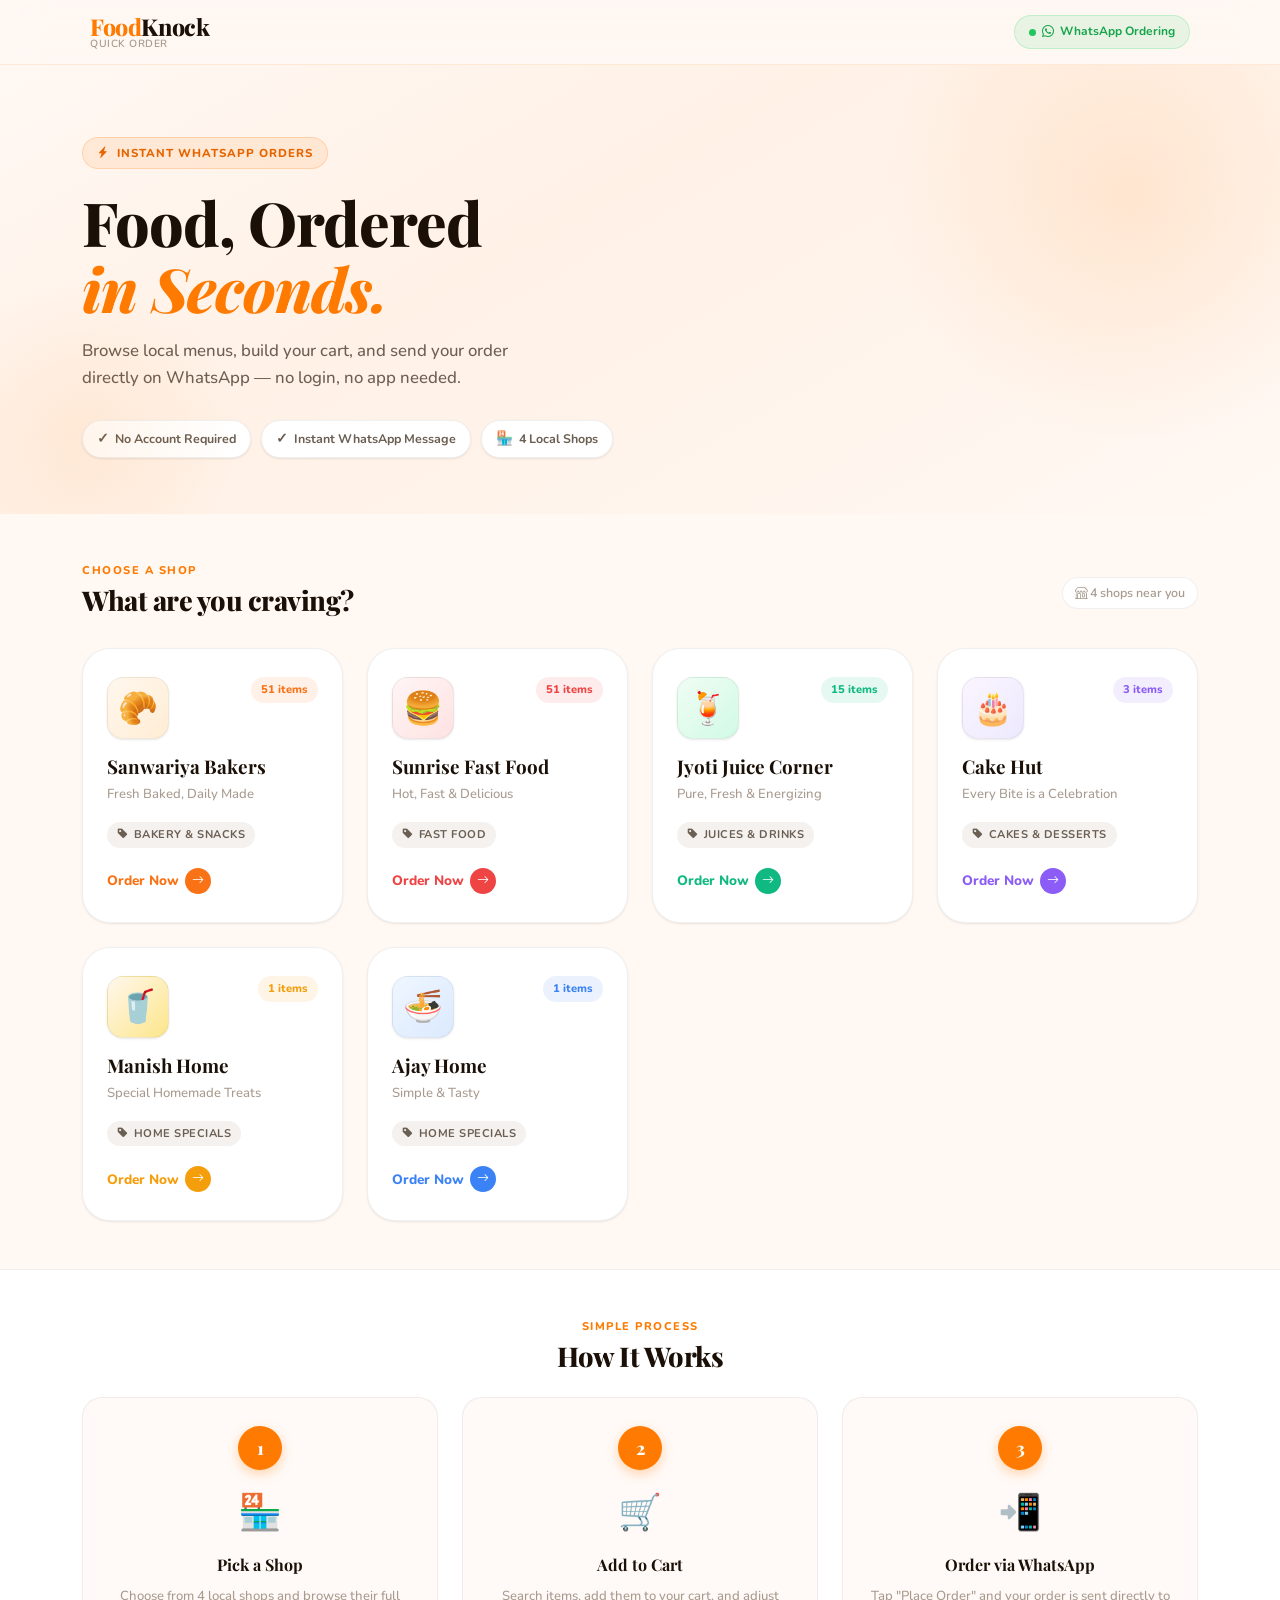
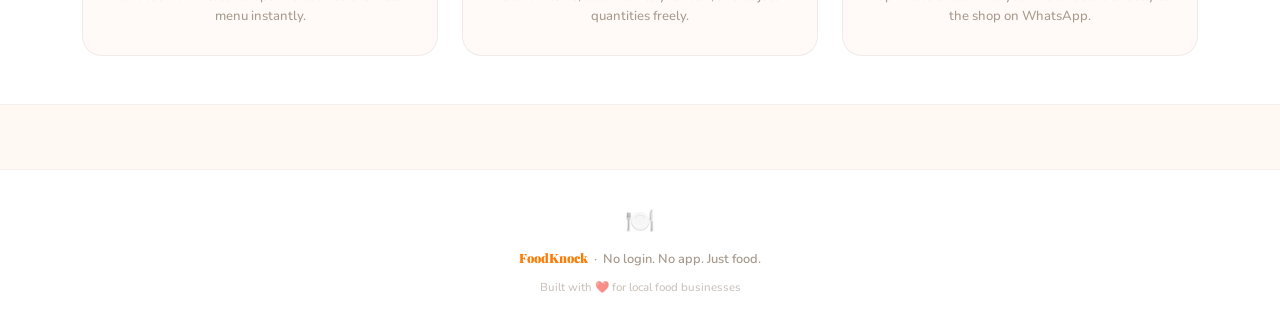
<file: index.html>
<!DOCTYPE html>
<html lang="en">
<head>
  <meta charset="UTF-8" />
  <meta name="viewport" content="width=device-width, initial-scale=1.0" />
  <meta name="description" content="FoodKnock — Order food from local shops directly on WhatsApp. No login, no app, just food." />
  <meta name="theme-color" content="#ff7a00" />
  <meta name="apple-mobile-web-app-capable" content="yes" />
  <meta name="apple-mobile-web-app-status-bar-style" content="default" />
  <meta name="apple-mobile-web-app-title" content="FoodKnock" />
  
  <link rel="apple-touch-icon" href="/foodknockquickorder.com/icon-192.png">
  <link rel="icon" type="image/png" sizes="192x192" href="/foodknockquickorder.com/icon-192.png">
  <link rel="icon" type="image/png" sizes="512x512" href="/foodknockquickorder.com/icon-512.png">
  
  <!-- Open Graph -->
  <meta property="og:title" content="FoodKnock – Quick Order via WhatsApp" />
  <meta property="og:description" content="Browse local menus, build your cart, and send your order directly on WhatsApp." />
  <meta property="og:type" content="website" />
  <meta property="og:image" content="/foodknockquickorder.com/icon-512.png" />

  <title>FoodKnock – Quick Order</title>
  
  <!-- PWA Manifest -->
  <link rel="manifest" href="/foodknockquickorder.com/manifest.json" />

  <!-- Bootstrap 5 CSS -->
  <link rel="stylesheet"
    href="https://cdn.jsdelivr.net/npm/bootstrap@5.3.3/dist/css/bootstrap.min.css"
    crossorigin="anonymous" />

  <!-- Bootstrap Icons -->
  <link rel="stylesheet"
    href="https://cdn.jsdelivr.net/npm/bootstrap-icons@1.11.3/font/bootstrap-icons.min.css"
    crossorigin="anonymous" />

  <!-- Google Fonts -->
  <link rel="preconnect" href="https://fonts.googleapis.com" />
  <link rel="preconnect" href="https://fonts.gstatic.com" crossorigin />
  <link href="https://fonts.googleapis.com/css2?family=Nunito:wght@400;500;600;700;800;900&family=Playfair+Display:ital,wght@0,700;0,800;1,700&display=swap" rel="stylesheet" />

  <!-- Custom Styles -->
  <link rel="stylesheet" href="style.css" />
</head>

<body>

  <!-- ╔══════════════════════════════╗ -->
  <!-- ║      PWA INSTALL BANNER      ║ -->
  <!-- ╚══════════════════════════════╝ -->
  <div id="fk-install-bar" class="fk-install-banner" role="banner" aria-label="Install app prompt">
    <div class="install-text">
      <span class="install-icon">📲</span>
      <div class="install-message">
        <strong>Install FoodKnock</strong>
        <span class="install-subtext">Get the app experience</span>
      </div>
    </div>
    <div class="install-actions">
      <button id="fk-install-btn" class="install-btn-primary" aria-label="Install app">
        <i class="bi bi-download"></i> Install
      </button>
      <button id="fk-install-dismiss" class="install-btn-close" aria-label="Dismiss install prompt">✕</button>
    </div>
  </div>

  <!-- ╔══════════════════════════════╗ -->
  <!-- ║         NAVBAR               ║ -->
  <!-- ╚══════════════════════════════╝ -->
  <nav class="fk-navbar" role="navigation" aria-label="Main navigation">
    <div class="fk-navbar-inner">
      <div class="fk-brand">
        <div class="fk-brand-name"><span class="orange">Food</span>Knock</div>
        <div class="fk-brand-sub">Quick Order</div>
      </div>
      <div class="fk-nav-pill d-none d-sm-flex">
        <span class="dot"></span>
        <i class="bi bi-whatsapp"></i>
        WhatsApp Ordering
      </div>
    </div>
  </nav>

  <!-- ╔══════════════════════════════╗ -->
  <!-- ║         HERO                 ║ -->
  <!-- ╚══════════════════════════════╝ -->
  <section class="fk-hero" aria-labelledby="hero-title">
    <div class="container">
      <div class="fk-hero-eyebrow">
        <i class="bi bi-lightning-charge-fill"></i> Instant WhatsApp Orders
      </div>
      <h1 class="fk-hero-title" id="hero-title">
        Food, Ordered<br>
        <em class="orange">in Seconds.</em>
      </h1>
      <p class="fk-hero-sub">
        Browse local menus, build your cart, and send your order directly on WhatsApp — no login, no app needed.
      </p>
      <div class="fk-hero-chips">
        <div class="fk-chip">
          <span class="icon">✓</span> No Account Required
        </div>
        <div class="fk-chip">
          <span class="icon">✓</span> Instant WhatsApp Message
        </div>
        <div class="fk-chip">
          <span class="icon">🏪</span> 4 Local Shops
        </div>
      </div>
    </div>
  </section>

  <!-- ╔══════════════════════════════╗ -->
  <!-- ║       SHOP CARDS GRID        ║ -->
  <!-- ╚══════════════════════════════╝ -->
  <section class="py-5" aria-labelledby="shops-heading">
    <div class="container">
      <div class="d-flex align-items-start justify-content-between mb-4 flex-wrap gap-2">
        <div>
          <div class="fk-section-eyebrow">Choose a Shop</div>
          <h2 class="fk-section-title" id="shops-heading">What are you craving?</h2>
        </div>
        <span style="font-size:0.78rem;color:var(--text-muted);font-weight:600;align-self:center;background:#fff;border:1px solid var(--border-soft);padding:5px 12px;border-radius:999px">
          <i class="bi bi-shop"></i> 4 shops near you
        </span>
      </div>

      <!-- Grid — filled by app.js renderShopCards() -->
      <div class="row g-3 g-lg-4" id="fk-shops-grid" role="list">
        <!-- JS renders here -->
      </div>
    </div>
  </section>

  <!-- ╔══════════════════════════════╗ -->
  <!-- ║         HOW IT WORKS         ║ -->
  <!-- ╚══════════════════════════════╝ -->
  <section class="fk-hiw-section py-5" aria-labelledby="hiw-heading">
    <div class="container">
      <div class="text-center mb-4">
        <div class="fk-section-eyebrow" style="text-align:center">Simple Process</div>
        <h2 class="fk-section-title" id="hiw-heading" style="text-align:center">How It Works</h2>
      </div>

      <div class="row g-3 g-md-4 justify-content-center">
        <div class="col-12 col-md-4">
          <div class="fk-hiw-card">
            <div class="fk-hiw-step">1</div>
            <div class="fk-hiw-icon">🏪</div>
            <div class="fk-hiw-title">Pick a Shop</div>
            <div class="fk-hiw-desc">Choose from 4 local shops and browse their full menu instantly.</div>
          </div>
        </div>
        <div class="col-12 col-md-4">
          <div class="fk-hiw-card">
            <div class="fk-hiw-step">2</div>
            <div class="fk-hiw-icon">🛒</div>
            <div class="fk-hiw-title">Add to Cart</div>
            <div class="fk-hiw-desc">Search items, add them to your cart, and adjust quantities freely.</div>
          </div>
        </div>
        <div class="col-12 col-md-4">
          <div class="fk-hiw-card">
            <div class="fk-hiw-step">3</div>
            <div class="fk-hiw-icon">📲</div>
            <div class="fk-hiw-title">Order via WhatsApp</div>
            <div class="fk-hiw-desc">Tap "Place Order" and your order is sent directly to the shop on WhatsApp.</div>
          </div>
        </div>
      </div>
    </div>
  </section>

  <!-- ╔══════════════════════════════╗ -->
  <!-- ║         FOOTER               ║ -->
  <!-- ╚══════════════════════════════╝ -->
  <footer class="fk-footer">
    <div class="container">
      <div style="font-size:1.5rem;margin-bottom:8px">🍽️</div>
      <strong>FoodKnock</strong> &nbsp;·&nbsp; No login. No app. Just food.
      <div style="margin-top:8px;font-size:0.72rem;opacity:0.6;font-weight:500">
        Built with ❤️ for local food businesses
      </div>
    </div>
  </footer>

  <!-- Bootstrap JS -->
  <script
    src="https://cdn.jsdelivr.net/npm/bootstrap@5.3.3/dist/js/bootstrap.bundle.min.js"
    crossorigin="anonymous">
  </script>

  <!-- App Data & Logic -->
  <script src="data.js"></script>
  <script src="app.js"></script>

</body>
</html>
</file>
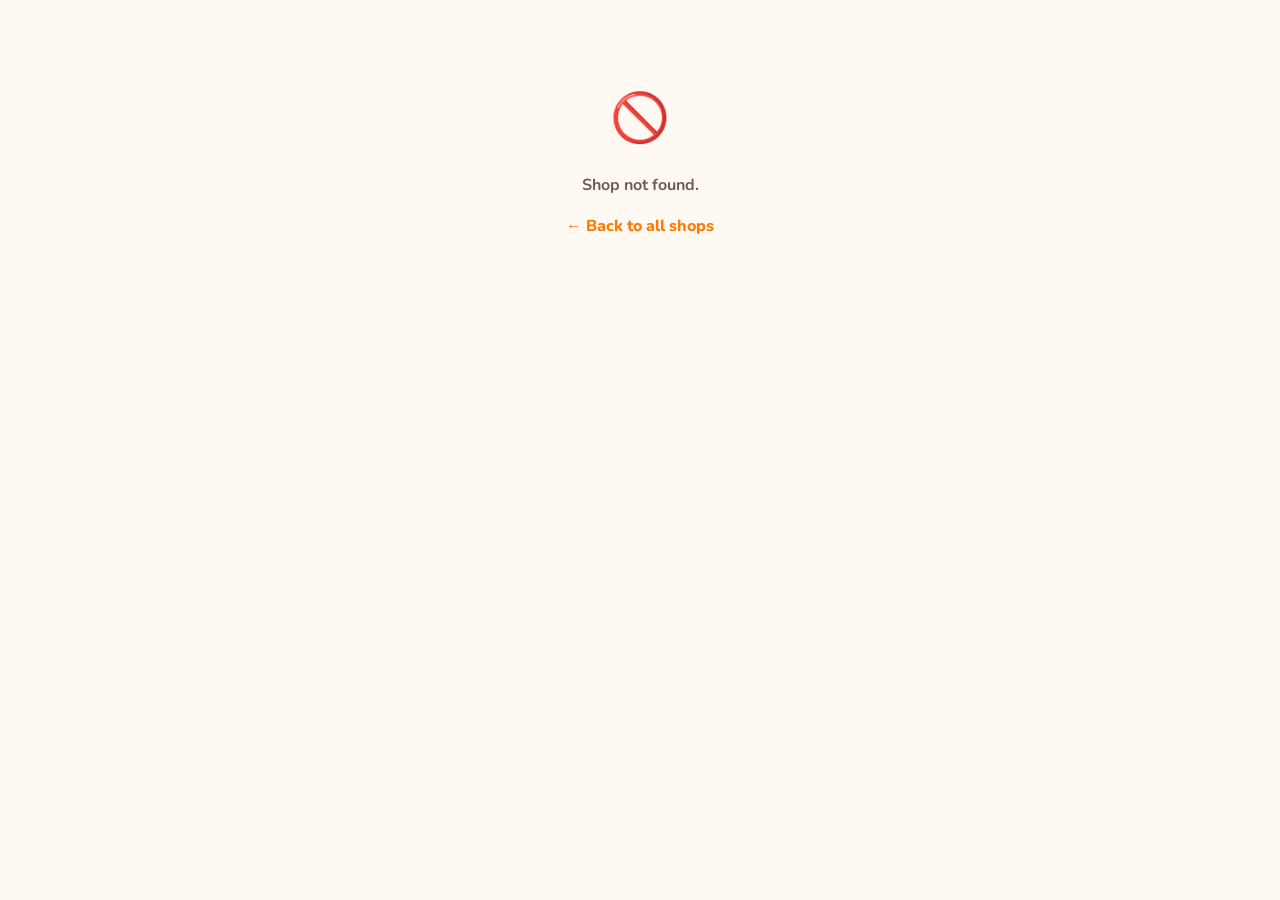
<file: shop.html>
<!DOCTYPE html>
<html lang="en">
<head>
  <meta charset="UTF-8" />
  <meta name="viewport" content="width=device-width, initial-scale=1.0" />
  <meta name="description" content="Browse menu and order via WhatsApp — FoodKnock Quick Order" />
  <meta name="theme-color" content="#ff7a00" />
  <meta name="apple-mobile-web-app-capable" content="yes" />
  <meta name="apple-mobile-web-app-status-bar-style" content="default" />

  <title>Shop Menu — FoodKnock</title>

  <!-- PWA Manifest -->
  <link rel="manifest" href="manifest.json" />

  <!-- Bootstrap 5 CSS -->
  <link rel="stylesheet"
    href="https://cdn.jsdelivr.net/npm/bootstrap@5.3.3/dist/css/bootstrap.min.css"
    crossorigin="anonymous" />

  <!-- Bootstrap Icons -->
  <link rel="stylesheet"
    href="https://cdn.jsdelivr.net/npm/bootstrap-icons@1.11.3/font/bootstrap-icons.min.css"
    crossorigin="anonymous" />

  <!-- Google Fonts -->
  <link rel="preconnect" href="https://fonts.googleapis.com" />
  <link rel="preconnect" href="https://fonts.gstatic.com" crossorigin />
  <link href="https://fonts.googleapis.com/css2?family=Nunito:wght@400;500;600;700;800;900&family=Playfair+Display:ital,wght@0,700;0,800;1,700&display=swap" rel="stylesheet" />

  <!-- Custom Styles -->
  <link rel="stylesheet" href="style.css" />
</head>

<body>

  <!-- ╔══════════════════════════════╗ -->
  <!-- ║         NAVBAR               ║ -->
  <!-- ╚══════════════════════════════╝ -->
  <nav class="fk-navbar" role="navigation" aria-label="Shop page navigation">
    <div class="fk-navbar-inner">
      <a href="index.html" class="fk-back-btn" aria-label="Go back to all shops">
        <i class="bi bi-arrow-left"></i>
        <span class="d-none d-sm-inline">All Shops</span>
        <span class="d-sm-none">Back</span>
      </a>
      <div class="fk-brand" style="text-align:right">
        <div class="fk-brand-name"><span class="orange">Food</span>Knock</div>
      </div>
    </div>
  </nav>

  <!-- ╔══════════════════════════════╗ -->
  <!-- ║       SHOP HEADER STRIP      ║ -->
  <!-- ╚══════════════════════════════╝ -->
  <div class="fk-shop-header" id="fk-shop-header-strip" role="banner">
    <div class="fk-shop-header-inner">
      <div class="fk-shop-header-emoji" id="fk-shop-emoji" aria-hidden="true">🍽️</div>
      <div>
        <div class="fk-shop-header-name" id="fk-shop-name">Loading…</div>
        <div class="fk-shop-header-meta">
          <span id="fk-shop-cat">—</span>
          <span style="opacity:0.3">·</span>
          <span class="fk-shop-header-accent" id="fk-shop-tagline-h"></span>
        </div>
      </div>
    </div>
  </div>

  <!-- ╔══════════════════════════════╗ -->
  <!-- ║       SEARCH + MENU          ║ -->
  <!-- ╚══════════════════════════════╝ -->
  <section class="py-4">
    <div class="container">

      <!-- Search -->
      <div class="fk-search-wrap mb-4">
        <i class="bi bi-search fk-search-icon" aria-hidden="true"></i>
        <input
          type="search"
          id="fk-search"
          class="fk-search-input"
          placeholder="Search menu items…"
          autocomplete="off"
          spellcheck="false"
          aria-label="Search menu items"
        />
      </div>

      <!-- Section label -->
      <div class="d-flex align-items-center justify-content-between mb-3">
        <div>
          <div class="fk-section-eyebrow">Full Menu</div>
          <div class="fk-section-title" style="font-size:1.3rem">What's on the menu</div>
        </div>
        <span style="font-size:0.72rem;color:var(--text-muted);font-weight:600;background:#fff;border:1px solid var(--border-soft);padding:5px 12px;border-radius:999px">
          Prices in ₹
        </span>
      </div>

      <!-- Menu Items — filled by app.js renderMenu() -->
      <div class="fk-menu-list" id="fk-menu-list" role="list" aria-label="Menu items">
        <!-- Shimmer rendered by JS while loading -->
      </div>

    </div>
  </section>

  <!-- Spacer so FAB doesn't cover last item -->
  <div style="height: 110px" aria-hidden="true"></div>

  <!-- ╔══════════════════════════════╗ -->
  <!-- ║    FLOATING CART BUTTON      ║ -->
  <!-- ╚══════════════════════════════╝ -->
  <button
    id="fk-cart-fab"
    class="fk-cart-fab hidden"
    aria-label="Open cart"
    onclick="openCartPanel()">
    <i class="bi bi-cart3" style="font-size:1.1rem" aria-hidden="true"></i>
    <span class="fk-cart-fab-label">View Cart</span>
    <span class="fk-cart-fab-count" id="fk-cart-count" aria-live="polite">0</span>
  </button>

  <!-- ╔══════════════════════════════╗ -->
  <!-- ║     CART OFFCANVAS PANEL     ║ -->
  <!-- ╚══════════════════════════════╝ -->
  <div
    class="offcanvas offcanvas-end fk-cart-panel"
    tabindex="-1"
    id="fk-cart-offcanvas"
    aria-labelledby="fk-cart-label">

    <!-- Header -->
    <div class="offcanvas-header">
      <div class="d-flex align-items-center gap-2">
        <i class="bi bi-cart3" style="color:var(--shop-accent, var(--brand-orange));font-size:1.2rem" aria-hidden="true"></i>
        <h5 class="offcanvas-title" id="fk-cart-label">Your Cart</h5>
      </div>
      <button
        type="button"
        class="btn-close"
        data-bs-dismiss="offcanvas"
        aria-label="Close cart">
      </button>
    </div>

    <!-- Body -->
    <div class="offcanvas-body d-flex flex-column">

      <!-- Cart items injected by JS -->
      <div id="fk-cart-body" style="flex:1">
        <div class="fk-cart-empty">
          <div class="fk-cart-empty-icon">🛒</div>
          <div class="fk-cart-empty-title">Your cart is empty</div>
          <div class="fk-cart-empty-text">Add items from the menu above.</div>
        </div>
      </div>

      <!-- Total + CTA (always visible at bottom) -->
      <div id="fk-cart-footer" style="margin-top:auto;padding-top:14px;border-top:1px solid var(--border-soft)">
        <!-- Total Bar -->
        <div class="fk-cart-total-bar">
          <span class="fk-cart-total-label">
            <i class="bi bi-receipt" aria-hidden="true"></i> Order Total
          </span>
          <span class="fk-cart-total-amount" id="fk-cart-total" aria-live="polite">₹0</span>
        </div>

        <!-- WhatsApp Order Button -->
        <button
          id="fk-place-order-btn"
          class="fk-btn-order"
          disabled
          onclick="placeOrder()">
          <i class="bi bi-whatsapp" style="font-size:1.1rem" aria-hidden="true"></i>
          Place Order via WhatsApp
        </button>

        <div style="text-align:center;font-size:0.7rem;color:var(--text-muted);margin-top:10px;font-weight:600">
          <i class="bi bi-shield-check" aria-hidden="true"></i> No data stored on servers
        </div>
      </div>

    </div>
  </div>

  <!-- ╔══════════════════════════════╗ -->
  <!-- ║         FOOTER               ║ -->
  <!-- ╚══════════════════════════════╝ -->
  <footer class="fk-footer" style="margin-top:20px">
    <div class="container">
      <strong>FoodKnock</strong> &nbsp;·&nbsp;
      <a href="index.html">← Back to all shops</a>
    </div>
  </footer>

  <!-- Bootstrap JS -->
  <script
    src="https://cdn.jsdelivr.net/npm/bootstrap@5.3.3/dist/js/bootstrap.bundle.min.js"
    crossorigin="anonymous">
  </script>

  <!-- App Data & Logic -->
  <script src="data.js"></script>
  <script src="app.js"></script>

</body>
</html>
</file>
<file: style.css>
/* =========================================================
   FoodKnock Quick Order — Premium Stylesheet v2
   Theme: Warm Light / Fresh Food
   ========================================================= */

/* ── Google Fonts ── */
@import url('https://fonts.googleapis.com/css2?family=Nunito:wght@400;500;600;700;800;900&family=Playfair+Display:ital,wght@0,700;0,800;1,700&display=swap');

/* ── CSS Variables ── */
:root {
  --brand-orange:    #ff7a00;
  --brand-orange-2:  #ff9a3c;
  --brand-orange-dk: #e56500;
  --bg-page:         #fff8f3;
  --bg-card:         #ffffff;
  --bg-card-2:       #fffaf7;
  --bg-nav:          rgba(255,248,243,0.88);
  --text-primary:    #1a1007;
  --text-secondary:  #6b5e52;
  --text-muted:      #a89a8e;
  --border:          rgba(255,122,0,0.12);
  --border-soft:     rgba(0,0,0,0.06);
  --shadow-xs:       0 1px 3px rgba(0,0,0,0.06), 0 1px 2px rgba(0,0,0,0.04);
  --shadow-sm:       0 4px 12px rgba(0,0,0,0.06), 0 2px 4px rgba(0,0,0,0.04);
  --shadow-md:       0 8px 24px rgba(0,0,0,0.08), 0 4px 8px rgba(0,0,0,0.04);
  --shadow-lg:       0 20px 48px rgba(0,0,0,0.10), 0 8px 16px rgba(0,0,0,0.06);
  --shadow-orange:   0 8px 24px rgba(255,122,0,0.22);
  --radius-xs:       8px;
  --radius-sm:       12px;
  --radius-md:       16px;
  --radius-lg:       20px;
  --radius-xl:       28px;
  --radius-full:     999px;
  --transition:      all 0.22s cubic-bezier(0.4,0,0.2,1);
  --transition-slow: all 0.38s cubic-bezier(0.4,0,0.2,1);
  --font-display:    'Playfair Display', serif;
  --font-body:       'Nunito', sans-serif;
  --shop-accent:     var(--brand-orange);
  --shop-accent-lt:  rgba(255,122,0,0.10);
  --shop-gradient:   linear-gradient(135deg, #fff8f3 0%, #ffedd5 100%);
}

/* ── Reset & Base ── */
*, *::before, *::after { box-sizing: border-box; margin: 0; padding: 0; }

html { scroll-behavior: smooth; -webkit-tap-highlight-color: transparent; }

body {
  font-family: var(--font-body);
  background-color: var(--bg-page);
  color: var(--text-primary);
  min-height: 100vh;
  -webkit-font-smoothing: antialiased;
  -moz-osx-font-smoothing: grayscale;
  line-height: 1.6;
}

a { text-decoration: none; color: inherit; }

img { display: block; max-width: 100%; }

/* ── Scrollbar ── */
::-webkit-scrollbar { width: 5px; }
::-webkit-scrollbar-track { background: #fff3ea; }
::-webkit-scrollbar-thumb { background: var(--brand-orange); border-radius: 3px; }

/* ── Selection ── */
::selection { background: rgba(255,122,0,0.18); }

/* INSTALL BANNER - ENHANCED MOBILE PWA */

.fk-install-banner {
  display: none;
  align-items: center;
  justify-content: space-between;
  gap: 12px;
  background: linear-gradient(135deg, var(--brand-orange) 0%, var(--brand-orange-2) 100%);
  color: #fff;
  padding: 12px 20px;
  font-size: 0.85rem;
  font-weight: 700;
  position: sticky;
  top: 0;
  z-index: 2000;
  box-shadow: 0 4px 12px rgba(255,122,0,0.3);
  animation: slideDown 0.4s cubic-bezier(0.34, 1.56, 0.64, 1);
}

@keyframes slideDown {
  from { 
    opacity: 0;
    transform: translateY(-100%);
  }
  to { 
    opacity: 1;
    transform: translateY(0);
  }
}

.fk-install-banner.visible { 
  display: flex !important; 
}

.fk-install-banner .install-text {
  display: flex;
  align-items: center;
  gap: 12px;
  flex: 1;
  min-width: 0;
}

.fk-install-banner .install-icon {
  font-size: 1.8rem;
  flex-shrink: 0;
  animation: bounce 2s infinite;
}

@keyframes bounce {
  0%, 100% { transform: translateY(0); }
  50% { transform: translateY(-4px); }
}

.fk-install-banner .install-message {
  display: flex;
  flex-direction: column;
  gap: 2px;
  line-height: 1.3;
}

.fk-install-banner .install-message strong {
  font-size: 0.92rem;
  font-weight: 800;
  letter-spacing: 0.2px;
}

.fk-install-banner .install-subtext {
  font-size: 0.72rem;
  opacity: 0.9;
  font-weight: 600;
}

.fk-install-banner .install-actions {
  display: flex;
  align-items: center;
  gap: 8px;
  flex-shrink: 0;
}

.install-btn-primary {
  display: inline-flex;
  align-items: center;
  gap: 6px;
  background: #fff;
  color: var(--brand-orange);
  border: none;
  border-radius: var(--radius-full);
  font-family: var(--font-body);
  font-size: 0.8rem;
  font-weight: 800;
  padding: 8px 16px;
  cursor: pointer;
  white-space: nowrap;
  transition: var(--transition);
  box-shadow: 0 2px 8px rgba(0,0,0,0.15);
}

.install-btn-primary:hover { 
  background: #fff7f0; 
  transform: scale(1.05);
  box-shadow: 0 4px 12px rgba(0,0,0,0.2);
}

.install-btn-primary:active {
  transform: scale(0.98);
}

.install-btn-close {
  background: transparent;
  border: none;
  color: rgba(255,255,255,0.8);
  cursor: pointer;
  font-size: 1.2rem;
  line-height: 1;
  padding: 4px 8px;
  transition: var(--transition);
  border-radius: 4px;
}

.install-btn-close:hover { 
  color: #fff; 
  background: rgba(255,255,255,0.15);
}

/* Mobile responsive for install banner */
@media (max-width: 480px) {
  .fk-install-banner {
    padding: 10px 16px;
  }
  
  .fk-install-banner .install-message strong {
    font-size: 0.85rem;
  }
  
  .fk-install-banner .install-subtext {
    display: none;
  }
  
  .install-btn-primary {
    padding: 7px 14px;
    font-size: 0.75rem;
  }
}

/* =========================================================
   NAVBAR
   ========================================================= */
.fk-navbar {
  position: sticky;
  top: 0;
  z-index: 1000;
  background: var(--bg-nav);
  backdrop-filter: blur(24px) saturate(1.8);
  -webkit-backdrop-filter: blur(24px) saturate(1.8);
  border-bottom: 1px solid var(--border);
  padding: 0;
  transition: var(--transition);
}

.fk-navbar-inner {
  display: flex;
  align-items: center;
  justify-content: space-between;
  height: 64px;
  padding: 0 20px;
  max-width: 1140px;
  margin: 0 auto;
}

.fk-brand {
  display: flex;
  flex-direction: column;
  line-height: 1;
}

.fk-brand-name {
  font-family: var(--font-display);
  font-size: 1.45rem;
  font-weight: 800;
  color: var(--text-primary);
  letter-spacing: -0.4px;
}

.fk-brand-name .orange { color: var(--brand-orange); }

.fk-brand-sub {
  font-size: 0.65rem;
  font-weight: 600;
  color: var(--text-muted);
  letter-spacing: 0.5px;
  text-transform: uppercase;
  margin-top: 1px;
}

.fk-nav-pill {
  display: flex;
  align-items: center;
  gap: 6px;
  background: rgba(37,211,102,0.1);
  border: 1px solid rgba(37,211,102,0.2);
  color: #16a34a;
  font-size: 0.75rem;
  font-weight: 700;
  padding: 6px 14px;
  border-radius: var(--radius-full);
}

.fk-nav-pill .dot {
  width: 7px; height: 7px;
  background: #22c55e;
  border-radius: 50%;
  animation: pulse-dot 2s infinite;
}

@keyframes pulse-dot {
  0%,100% { opacity:1; transform:scale(1); }
  50%      { opacity:0.5; transform:scale(0.85); }
}

/* =========================================================
   HERO SECTION
   ========================================================= */
.fk-hero {
  background: linear-gradient(150deg, #fff8f3 0%, #fff1e6 40%, #fff8f3 100%);
  padding: 72px 0 56px;
  position: relative;
  overflow: hidden;
}

.fk-hero::before {
  content: '';
  position: absolute;
  top: -120px; right: -100px;
  width: 500px; height: 500px;
  border-radius: 50%;
  background: radial-gradient(circle, rgba(255,154,60,0.16) 0%, transparent 70%);
  pointer-events: none;
}

.fk-hero::after {
  content: '';
  position: absolute;
  bottom: -80px; left: -80px;
  width: 320px; height: 320px;
  border-radius: 50%;
  background: radial-gradient(circle, rgba(255,122,0,0.08) 0%, transparent 70%);
  pointer-events: none;
}

.fk-hero-eyebrow {
  display: inline-flex;
  align-items: center;
  gap: 7px;
  background: rgba(255,122,0,0.10);
  border: 1px solid rgba(255,122,0,0.20);
  color: var(--brand-orange-dk);
  font-size: 0.72rem;
  font-weight: 800;
  letter-spacing: 1px;
  text-transform: uppercase;
  padding: 6px 14px;
  border-radius: var(--radius-full);
  margin-bottom: 20px;
}

.fk-hero-title {
  font-family: var(--font-display);
  font-size: clamp(2.4rem, 5.5vw, 3.8rem);
  font-weight: 800;
  line-height: 1.08;
  color: var(--text-primary);
  letter-spacing: -1px;
  margin-bottom: 16px;
}

.fk-hero-title .orange {
  color: var(--brand-orange);
  font-style: italic;
}

.fk-hero-sub {
  font-size: 1.05rem;
  color: var(--text-secondary);
  max-width: 460px;
  line-height: 1.65;
  font-weight: 500;
}

.fk-hero-chips {
  display: flex;
  flex-wrap: wrap;
  gap: 10px;
  margin-top: 28px;
}

.fk-chip {
  display: inline-flex;
  align-items: center;
  gap: 6px;
  background: #fff;
  border: 1px solid var(--border-soft);
  border-radius: var(--radius-full);
  padding: 7px 14px;
  font-size: 0.78rem;
  font-weight: 700;
  color: var(--text-secondary);
  box-shadow: var(--shadow-xs);
}

.fk-chip .icon { font-size: 0.85rem; }

/* =========================================================
   SECTION HEADER
   ========================================================= */
.fk-section-eyebrow {
  font-size: 0.7rem;
  font-weight: 800;
  letter-spacing: 1.5px;
  text-transform: uppercase;
  color: var(--brand-orange);
  margin-bottom: 4px;
}

.fk-section-title {
  font-family: var(--font-display);
  font-size: 1.7rem;
  font-weight: 800;
  color: var(--text-primary);
  letter-spacing: -0.5px;
  line-height: 1.2;
}

/* =========================================================
   SHOP CARDS (Homepage)
   ========================================================= */
.fk-shop-card {
  display: block;
  background: var(--bg-card);
  border: 1px solid var(--border-soft);
  border-radius: var(--radius-xl);
  padding: 28px 24px;
  cursor: pointer;
  transition: var(--transition-slow);
  position: relative;
  overflow: hidden;
  height: 100%;
  box-shadow: var(--shadow-xs);
}

.fk-shop-card::before {
  content: '';
  position: absolute;
  inset: 0;
  background: var(--shop-gradient);
  opacity: 0;
  transition: var(--transition-slow);
  border-radius: inherit;
  z-index: 0;
}

.fk-shop-card:hover {
  transform: translateY(-8px) scale(1.01);
  box-shadow: var(--shadow-lg);
  border-color: var(--shop-accent);
}

.fk-shop-card:hover::before { opacity: 1; }

.fk-shop-card > * { position: relative; z-index: 1; }

.fk-shop-card-top {
  display: flex;
  align-items: flex-start;
  justify-content: space-between;
  margin-bottom: 16px;
}

.fk-shop-emoji-wrap {
  width: 62px; height: 62px;
  background: var(--shop-gradient, linear-gradient(135deg,#fff8f3,#ffedd5));
  border-radius: var(--radius-md);
  display: flex; align-items: center; justify-content: center;
  font-size: 2rem;
  border: 1px solid var(--border-soft);
  box-shadow: var(--shadow-xs);
  transition: var(--transition);
}

.fk-shop-card:hover .fk-shop-emoji-wrap {
  transform: scale(1.1) rotate(-3deg);
}

.fk-shop-item-badge {
  background: var(--shop-accent-lt, rgba(255,122,0,0.1));
  color: var(--shop-accent, var(--brand-orange));
  font-size: 0.7rem;
  font-weight: 800;
  padding: 4px 10px;
  border-radius: var(--radius-full);
  white-space: nowrap;
}

.fk-shop-name {
  font-family: var(--font-display);
  font-size: 1.18rem;
  font-weight: 700;
  color: var(--text-primary);
  margin-bottom: 5px;
  line-height: 1.25;
}

.fk-shop-tagline {
  font-size: 0.82rem;
  color: var(--text-muted);
  margin-bottom: 16px;
  font-weight: 500;
}

.fk-shop-category-tag {
  display: inline-flex;
  align-items: center;
  gap: 5px;
  font-size: 0.7rem;
  font-weight: 700;
  text-transform: uppercase;
  letter-spacing: 0.5px;
  background: #f4f1ee;
  color: var(--text-secondary);
  padding: 4px 10px;
  border-radius: var(--radius-full);
  margin-bottom: 20px;
}

.fk-shop-cta-row {
  display: flex;
  align-items: center;
  justify-content: space-between;
}

.fk-shop-cta-link {
  display: inline-flex;
  align-items: center;
  gap: 6px;
  font-size: 0.85rem;
  font-weight: 800;
  color: var(--shop-accent, var(--brand-orange));
}

.fk-shop-cta-link .arrow {
  display: inline-flex;
  align-items: center;
  justify-content: center;
  width: 26px; height: 26px;
  background: var(--shop-accent, var(--brand-orange));
  color: #fff;
  border-radius: 50%;
  font-size: 0.75rem;
  transition: var(--transition);
}

.fk-shop-card:hover .fk-shop-cta-link .arrow {
  transform: translateX(3px);
}

/* =========================================================
   HOW IT WORKS
   ========================================================= */
.fk-hiw-section {
  background: #fff;
  border-top: 1px solid var(--border-soft);
  border-bottom: 1px solid var(--border-soft);
}

.fk-hiw-card {
  background: var(--bg-card-2);
  border: 1px solid var(--border-soft);
  border-radius: var(--radius-lg);
  padding: 28px 24px;
  text-align: center;
  transition: var(--transition);
}

.fk-hiw-card:hover {
  transform: translateY(-4px);
  box-shadow: var(--shadow-sm);
}

.fk-hiw-step {
  display: flex;
  align-items: center;
  justify-content: center;
  width: 44px; height: 44px;
  background: var(--brand-orange);
  color: #fff;
  font-family: var(--font-display);
  font-size: 1.1rem;
  font-weight: 800;
  border-radius: 50%;
  margin: 0 auto 14px;
  box-shadow: 0 4px 12px rgba(255,122,0,0.3);
}

.fk-hiw-icon { font-size: 2.2rem; margin-bottom: 12px; }

.fk-hiw-title {
  font-family: var(--font-display);
  font-size: 1rem;
  font-weight: 700;
  color: var(--text-primary);
  margin-bottom: 8px;
}

.fk-hiw-desc {
  font-size: 0.82rem;
  color: var(--text-muted);
  font-weight: 500;
  line-height: 1.55;
}

/* =========================================================
   SHOP PAGE — HEADER STRIP
   ========================================================= */
.fk-shop-header {
  background: var(--shop-gradient, linear-gradient(135deg,#fff8f3,#ffedd5));
  border-bottom: 1px solid var(--border);
  padding: 20px 0;
  position: sticky;
  top: 64px;
  z-index: 100;
  transition: var(--transition);
}

.fk-shop-header-inner {
  display: flex;
  align-items: center;
  gap: 14px;
  max-width: 1140px;
  margin: 0 auto;
  padding: 0 20px;
}

.fk-shop-header-emoji {
  width: 52px; height: 52px;
  background: #fff;
  border-radius: var(--radius-sm);
  display: flex; align-items: center; justify-content: center;
  font-size: 1.8rem;
  box-shadow: var(--shadow-sm);
  border: 1px solid var(--border-soft);
  flex-shrink: 0;
}

.fk-shop-header-name {
  font-family: var(--font-display);
  font-size: 1.25rem;
  font-weight: 700;
  color: var(--text-primary);
  line-height: 1.2;
}

.fk-shop-header-meta {
  display: flex;
  align-items: center;
  gap: 8px;
  font-size: 0.76rem;
  font-weight: 600;
  color: var(--text-muted);
  margin-top: 3px;
}

.fk-shop-header-accent {
  color: var(--shop-accent, var(--brand-orange));
  font-weight: 700;
}

/* =========================================================
   BACK BUTTON
   ========================================================= */
.fk-back-btn {
  display: inline-flex;
  align-items: center;
  gap: 7px;
  background: #fff;
  border: 1px solid var(--border-soft);
  color: var(--text-secondary);
  font-family: var(--font-body);
  font-size: 0.8rem;
  font-weight: 700;
  padding: 8px 16px;
  border-radius: var(--radius-full);
  cursor: pointer;
  transition: var(--transition);
  box-shadow: var(--shadow-xs);
  text-decoration: none;
}

.fk-back-btn:hover {
  background: var(--brand-orange);
  color: #fff;
  border-color: var(--brand-orange);
  transform: translateX(-2px);
}

/* =========================================================
   SEARCH BAR
   ========================================================= */
.fk-search-wrap {
  position: relative;
  max-width: 560px;
}

.fk-search-icon {
  position: absolute;
  left: 16px;
  top: 50%;
  transform: translateY(-50%);
  color: var(--text-muted);
  pointer-events: none;
  font-size: 1rem;
}

.fk-search-input {
  width: 100%;
  background: #fff;
  border: 1.5px solid var(--border-soft);
  border-radius: var(--radius-full);
  color: var(--text-primary);
  font-family: var(--font-body);
  font-size: 0.92rem;
  font-weight: 600;
  padding: 13px 18px 13px 44px;
  transition: var(--transition);
  outline: none;
  box-shadow: var(--shadow-xs);
}

.fk-search-input::placeholder { color: var(--text-muted); font-weight: 500; }

.fk-search-input:focus {
  border-color: var(--shop-accent, var(--brand-orange));
  box-shadow: 0 0 0 4px var(--shop-accent-lt, rgba(255,122,0,0.12));
}

/* =========================================================
   MENU ITEMS
   ========================================================= */
.fk-menu-list { padding: 4px 0; }

.fk-menu-item {
  display: flex;
  align-items: center;
  justify-content: space-between;
  gap: 12px;
  background: #fff;
  border: 1.5px solid var(--border-soft);
  border-radius: var(--radius-md);
  padding: 16px 18px;
  margin-bottom: 10px;
  transition: var(--transition);
  box-shadow: var(--shadow-xs);
}

.fk-menu-item:hover {
  border-color: var(--shop-accent, var(--brand-orange));
  box-shadow: 0 4px 16px var(--shop-accent-lt, rgba(255,122,0,0.10));
  transform: translateX(2px);
}

.fk-item-info { flex: 1; min-width: 0; }

.fk-item-name {
  font-size: 0.93rem;
  font-weight: 700;
  color: var(--text-primary);
  white-space: nowrap;
  overflow: hidden;
  text-overflow: ellipsis;
  margin-bottom: 2px;
}

.fk-item-price {
  font-size: 0.82rem;
  font-weight: 800;
  color: var(--shop-accent, var(--brand-orange));
}

.fk-item-controls { display: flex; align-items: center; gap: 8px; flex-shrink: 0; }

/* Add Button */
.fk-btn-add {
  display: inline-flex;
  align-items: center;
  gap: 5px;
  background: var(--shop-accent, var(--brand-orange));
  color: #fff;
  border: none;
  border-radius: var(--radius-full);
  font-family: var(--font-body);
  font-size: 0.78rem;
  font-weight: 800;
  padding: 8px 16px;
  cursor: pointer;
  transition: var(--transition);
  box-shadow: 0 3px 10px var(--shop-accent-lt, rgba(255,122,0,0.25));
}

.fk-btn-add:hover {
  transform: scale(1.06);
  box-shadow: 0 6px 18px var(--shop-accent-lt, rgba(255,122,0,0.35));
}

.fk-btn-add:active { transform: scale(0.97); }

/* Quantity Controls */
.fk-qty-wrap {
  display: flex;
  align-items: center;
  background: #fff;
  border: 1.5px solid var(--shop-accent, var(--brand-orange));
  border-radius: var(--radius-full);
  overflow: hidden;
}

.fk-qty-btn {
  background: transparent;
  border: none;
  color: var(--shop-accent, var(--brand-orange));
  font-size: 1rem;
  width: 32px; height: 32px;
  cursor: pointer;
  transition: var(--transition);
  display: flex; align-items: center; justify-content: center;
  font-weight: 700;
}

.fk-qty-btn:hover { background: var(--shop-accent-lt, rgba(255,122,0,0.10)); }
.fk-qty-btn:active { transform: scale(0.9); }

.fk-qty-num {
  font-size: 0.88rem;
  font-weight: 800;
  min-width: 28px;
  text-align: center;
  color: var(--shop-accent, var(--brand-orange));
}

/* No results */
.fk-no-results {
  text-align: center;
  padding: 56px 24px;
  color: var(--text-muted);
}

.fk-no-icon { font-size: 3.2rem; margin-bottom: 14px; opacity: 0.5; }

/* =========================================================
   FLOATING CART BUTTON
   ========================================================= */
.fk-cart-fab {
  position: fixed;
  bottom: 24px;
  left: 50%;
  transform: translateX(-50%) translateY(0);
  z-index: 500;
  display: flex;
  align-items: center;
  gap: 10px;
  background: linear-gradient(135deg, var(--brand-orange) 0%, var(--brand-orange-2) 100%);
  color: #fff;
  border: none;
  border-radius: var(--radius-full);
  padding: 14px 22px;
  font-family: var(--font-body);
  font-size: 0.92rem;
  font-weight: 800;
  cursor: pointer;
  box-shadow: 0 8px 28px rgba(255,122,0,0.40);
  transition: var(--transition);
  white-space: nowrap;
  min-width: 160px;
  justify-content: center;
}

.fk-cart-fab:hover {
  transform: translateX(-50%) translateY(-4px);
  box-shadow: 0 14px 36px rgba(255,122,0,0.50);
}

.fk-cart-fab:active { transform: translateX(-50%) scale(0.97); }
.fk-cart-fab.hidden { display: none; }

.fk-cart-fab-count {
  background: rgba(255,255,255,0.25);
  border: 1.5px solid rgba(255,255,255,0.5);
  font-size: 0.72rem;
  font-weight: 900;
  border-radius: var(--radius-full);
  min-width: 22px; height: 22px;
  display: inline-flex; align-items: center; justify-content: center;
  padding: 0 6px;
}

@keyframes fabPop {
  from { opacity:0; transform: translateX(-50%) translateY(20px) scale(0.8); }
  to   { opacity:1; transform: translateX(-50%) translateY(0)    scale(1);   }
}

.fk-cart-fab:not(.hidden) { animation: fabPop 0.4s cubic-bezier(0.34,1.56,0.64,1) both; }

/* =========================================================
   CART OFFCANVAS
   ========================================================= */
.fk-cart-panel {
  background: var(--bg-page) !important;
  border-left: 1px solid var(--border-soft) !important;
  color: var(--text-primary) !important;
  max-width: 400px;
  width: 100% !important;
}

.fk-cart-panel .offcanvas-header {
  border-bottom: 1px solid var(--border-soft);
  padding: 20px 22px;
  background: #fff;
}

.fk-cart-panel .offcanvas-title {
  font-family: var(--font-display);
  font-size: 1.15rem;
  font-weight: 700;
  color: var(--text-primary);
}

.fk-cart-panel .btn-close { opacity: 0.4; }
.fk-cart-panel .btn-close:hover { opacity: 0.7; }
.fk-cart-panel .offcanvas-body { padding: 18px 22px; background: var(--bg-page); }

/* Cart Item Row */
.fk-cart-row {
  display: flex;
  align-items: center;
  gap: 10px;
  padding: 13px 0;
  border-bottom: 1px solid var(--border-soft);
}

.fk-cart-row:last-child { border-bottom: none; }

.fk-cart-item-name {
  flex: 1;
  font-size: 0.88rem;
  font-weight: 700;
  color: var(--text-primary);
  line-height: 1.3;
}

.fk-cart-item-qty {
  font-size: 0.78rem;
  color: var(--text-muted);
  white-space: nowrap;
  font-weight: 600;
  background: #f0ece8;
  padding: 2px 8px;
  border-radius: var(--radius-full);
}

.fk-cart-item-price {
  font-size: 0.9rem;
  font-weight: 800;
  color: var(--shop-accent, var(--brand-orange));
  white-space: nowrap;
  min-width: 52px;
  text-align: right;
}

.fk-cart-remove {
  background: transparent;
  border: none;
  color: #ccc;
  cursor: pointer;
  padding: 5px;
  border-radius: var(--radius-xs);
  display: flex;
  align-items: center;
  transition: var(--transition);
  font-size: 0.95rem;
}

.fk-cart-remove:hover { color: #ef4444; background: rgba(239,68,68,0.08); }

/* Cart Empty State */
.fk-cart-empty {
  text-align: center;
  padding: 56px 24px;
  color: var(--text-muted);
}

.fk-cart-empty-icon { font-size: 3.8rem; margin-bottom: 14px; opacity: 0.4; }

.fk-cart-empty-title {
  font-family: var(--font-display);
  font-size: 1rem;
  font-weight: 700;
  color: var(--text-secondary);
  margin-bottom: 6px;
}

.fk-cart-empty-text { font-size: 0.83rem; color: var(--text-muted); font-weight: 500; }

/* Cart Total */
.fk-cart-total-bar {
  background: #fff;
  border: 1.5px solid var(--border-soft);
  border-radius: var(--radius-md);
  padding: 16px 18px;
  display: flex;
  justify-content: space-between;
  align-items: center;
  margin-top: 18px;
  box-shadow: var(--shadow-xs);
}

.fk-cart-total-label {
  font-size: 0.82rem;
  color: var(--text-muted);
  font-weight: 600;
  display: flex;
  align-items: center;
  gap: 6px;
}

.fk-cart-total-amount {
  font-family: var(--font-display);
  font-size: 1.4rem;
  font-weight: 800;
  color: var(--text-primary);
}

/* WhatsApp Order Button */
.fk-btn-order {
  width: 100%;
  background: linear-gradient(135deg, #22c55e 0%, #16a34a 100%);
  color: #fff;
  border: none;
  border-radius: var(--radius-full);
  font-family: var(--font-body);
  font-size: 0.95rem;
  font-weight: 800;
  padding: 15px;
  cursor: pointer;
  transition: var(--transition);
  display: flex;
  align-items: center;
  justify-content: center;
  gap: 8px;
  margin-top: 14px;
  box-shadow: 0 6px 18px rgba(34,197,94,0.28);
  letter-spacing: 0.2px;
}

.fk-btn-order:hover {
  background: linear-gradient(135deg, #16a34a 0%, #15803d 100%);
  transform: translateY(-2px);
  box-shadow: 0 10px 26px rgba(34,197,94,0.36);
}

.fk-btn-order:active { transform: scale(0.98); }

.fk-btn-order:disabled {
  background: #e5ddd7;
  color: var(--text-muted);
  cursor: not-allowed;
  transform: none;
  box-shadow: none;
}

/* =========================================================
   FOOTER
   ========================================================= */
.fk-footer {
  background: #fff;
  border-top: 1px solid var(--border-soft);
  padding: 32px 0;
  margin-top: 64px;
  text-align: center;
  font-size: 0.8rem;
  color: var(--text-muted);
  font-weight: 600;
}

.fk-footer strong { color: var(--brand-orange); font-family: var(--font-display); }

.fk-footer a { color: var(--brand-orange); font-weight: 700; }
.fk-footer a:hover { text-decoration: underline; }

/* =========================================================
   TOAST NOTIFICATION
   ========================================================= */
.fk-toast-wrap {
  position: fixed;
  bottom: 96px;
  left: 50%;
  transform: translateX(-50%);
  z-index: 9999;
  display: flex;
  flex-direction: column;
  align-items: center;
  gap: 8px;
  pointer-events: none;
}

.fk-toast {
  background: var(--text-primary);
  color: #fff;
  font-size: 0.82rem;
  font-weight: 700;
  padding: 10px 20px;
  border-radius: var(--radius-full);
  max-width: 280px;
  text-align: center;
  animation: toastIn 0.35s cubic-bezier(0.34,1.56,0.64,1) forwards;
  box-shadow: 0 6px 24px rgba(0,0,0,0.18);
  white-space: nowrap;
}

.fk-toast.success {
  background: linear-gradient(135deg,#22c55e,#16a34a);
}

.fk-toast.removing { animation: toastOut 0.3s ease forwards; }

@keyframes toastIn  { from { opacity:0; transform:translateY(10px) scale(0.9); } to { opacity:1; transform:translateY(0) scale(1); } }
@keyframes toastOut { from { opacity:1; transform:translateY(0) scale(1); } to { opacity:0; transform:translateY(-8px) scale(0.92); } }

/* =========================================================
   LOADING SHIMMER
   ========================================================= */
.fk-shimmer {
  background: linear-gradient(90deg, #f5ede8 25%, #ffe8d8 50%, #f5ede8 75%);
  background-size: 200% 100%;
  animation: shimmer 1.4s infinite;
  border-radius: var(--radius-md);
  height: 64px;
  margin-bottom: 10px;
}

@keyframes shimmer {
  from { background-position: 200% 0; }
  to   { background-position: -200% 0; }
}

/* =========================================================
   ANIMATIONS
   ========================================================= */
@keyframes fadeUp {
  from { opacity: 0; transform: translateY(28px); }
  to   { opacity: 1; transform: translateY(0);    }
}

@keyframes fadeIn {
  from { opacity: 0; }
  to   { opacity: 1; }
}

/* =========================================================
   RESPONSIVE
   ========================================================= */
@media (max-width: 575px) {
  .fk-hero { padding: 48px 0 40px; }
  .fk-hero-title { font-size: 2rem; }
  .fk-cart-fab { bottom: 16px; width: calc(100% - 40px); }
  .fk-menu-item { padding: 13px 14px; }
  .fk-shop-card { padding: 22px 20px; }
  .fk-shop-header { top: 56px; }
  .fk-navbar-inner { height: 56px; }
}

@media (min-width: 768px) {
  .fk-cart-fab {
    left: auto;
    right: 24px;
    transform: none;
    min-width: auto;
  }
  .fk-cart-fab:hover { transform: translateY(-4px); }
  .fk-cart-fab:active { transform: scale(0.97); }
  .fk-cart-fab.hidden { display: none; }
  .fk-toast-wrap { left: auto; right: 24px; transform: none; bottom: 88px; align-items: flex-end; }
}
</file>
